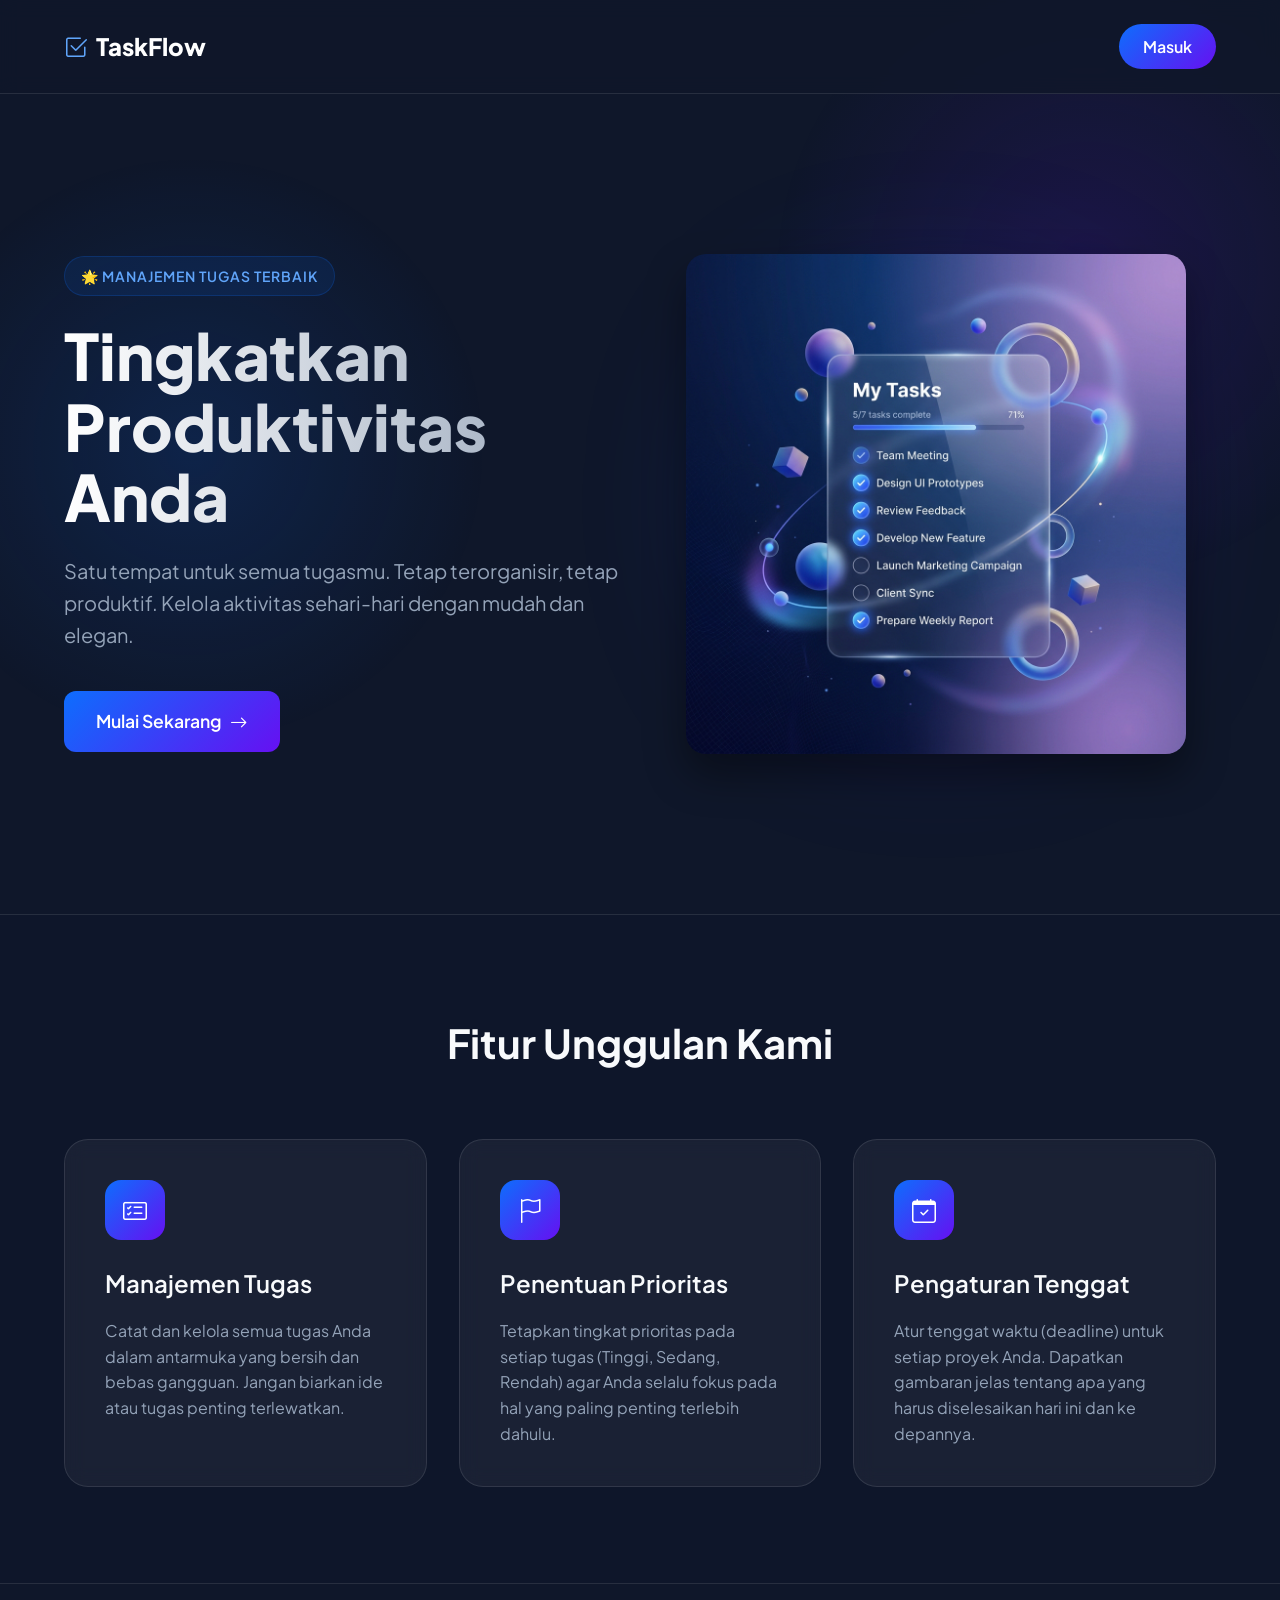
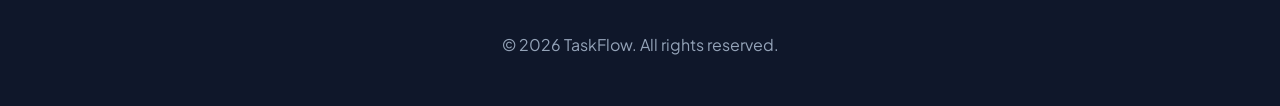
<file: index.html>
<!DOCTYPE html>
<html lang="id">
<head>
    <meta charset="UTF-8">
    <meta name="viewport" content="width=device-width, initial-scale=1.0">
    <title>TaskFlow - Produktivitas Maksimal</title>
    <meta name="description" content="Satu tempat untuk semua tugasmu. Tetap terorganisir, tetap produktif dengan TaskFlow.">
    <link href="https://cdn.jsdelivr.net/npm/bootstrap-icons@1.10.0/font/bootstrap-icons.css" rel="stylesheet">
    <link href="https://fonts.googleapis.com/css2?family=Plus+Jakarta+Sans:wght@400;500;600;700;800&display=swap" rel="stylesheet">
    <link rel="stylesheet" href="css/landing.css">
</head>
<body>

    <div class="bg-pattern"></div>

    <nav class="navbar">
        <a href="#" class="navbar-brand">
            <i class="bi bi-check2-square" style="color: #60a5fa;"></i> TaskFlow
        </a>
        <a href="app.html" class="nav-cta">Masuk</a>
    </nav>

    <section class="hero">
        <div class="hero-content">
            <div class="badge-glow">🌟 Manajemen Tugas Terbaik</div>
            <h1>Tingkatkan<br>Produktivitas Anda</h1>
            <p>Satu tempat untuk semua tugasmu. Tetap terorganisir, tetap produktif. Kelola aktivitas sehari-hari dengan mudah dan elegan.</p>
            <div class="hero-buttons">
                <a href="app.html" class="btn-primary">
                    Mulai Sekarang <i class="bi bi-arrow-right"></i>
                </a>
            </div>
        </div>
        <div class="hero-image">
            <img src="assets/hero_illustration.png" alt="TaskFlow Illustration">
        </div>
    </section>

    <section class="features">
        <h2 class="section-title">Fitur Unggulan Kami</h2>
        <div class="features-grid">
            <div class="feature-card">
                <div class="feature-icon">
                    <i class="bi bi-card-checklist"></i>
                </div>
                <h3>Manajemen Tugas</h3>
                <p>Catat dan kelola semua tugas Anda dalam antarmuka yang bersih dan bebas gangguan. Jangan biarkan ide atau tugas penting terlewatkan.</p>
            </div>
            <div class="feature-card">
                <div class="feature-icon">
                    <i class="bi bi-flag"></i>
                </div>
                <h3>Penentuan Prioritas</h3>
                <p>Tetapkan tingkat prioritas pada setiap tugas (Tinggi, Sedang, Rendah) agar Anda selalu fokus pada hal yang paling penting terlebih dahulu.</p>
            </div>
            <div class="feature-card">
                <div class="feature-icon">
                    <i class="bi bi-calendar-check"></i>
                </div>
                <h3>Pengaturan Tenggat</h3>
                <p>Atur tenggat waktu (deadline) untuk setiap proyek Anda. Dapatkan gambaran jelas tentang apa yang harus diselesaikan hari ini dan ke depannya.</p>
            </div>
        </div>
    </section>

    <footer>
        <p>&copy; <span id="year"></span> TaskFlow. All rights reserved.</p>
        <script>
            document.getElementById('year').textContent = new Date().getFullYear();
        </script>
    </footer>

</body>
</html>
</file>
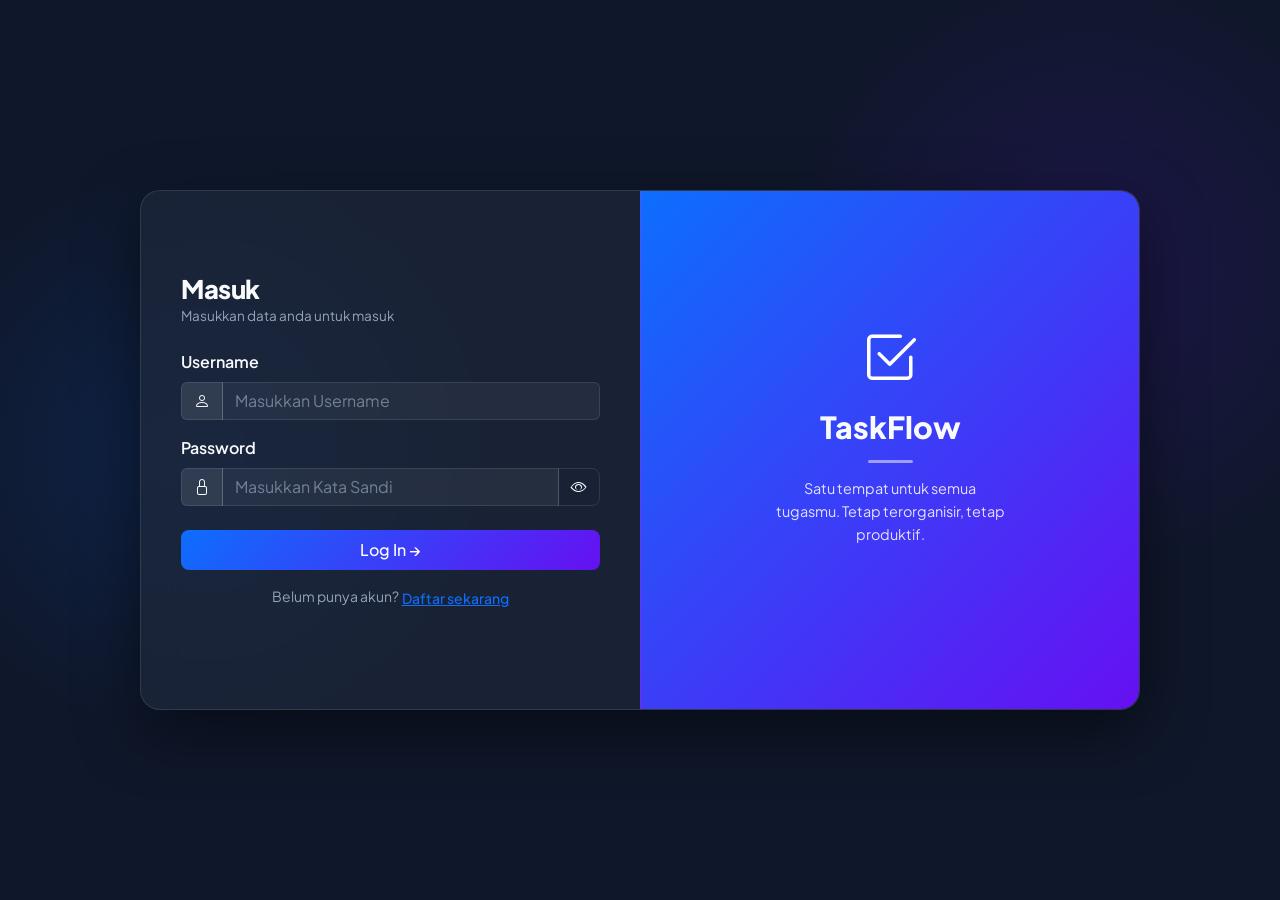
<file: app.html>
<!DOCTYPE html>
<html lang="id">
<head>
<meta charset="UTF-8">
<meta name="viewport" content="width=device-width, initial-scale=1.0">
<title>TaskFlow</title>
<link href="https://cdn.jsdelivr.net/npm/bootstrap@5.3.0/dist/css/bootstrap.min.css" rel="stylesheet">
<link href="https://cdn.jsdelivr.net/npm/bootstrap-icons@1.10.0/font/bootstrap-icons.css" rel="stylesheet">
<link href="https://fonts.googleapis.com/css2?family=Plus+Jakarta+Sans:wght@400;500;600;700;800&display=swap" rel="stylesheet">

<link rel="stylesheet" href="css/style.css">
</head>
<body>

<!-- ===== AUTH PAGE ===== -->
<div id="authPage">
<div class="auth-wrapper">
<div class="auth-box" id="authBox">

    <div class="forms-container">

        <!-- LOGIN FORM -->
        <div class="form-panel form-login">
            <h4>Masuk</h4>
            <p class="subtitle">Masukkan data anda untuk masuk</p>

            <div id="loginError" class="alert alert-danger py-2 d-none"></div>

            <div class="mb-3">
                <label class="form-label fw-semibold">Username</label>
                <div class="input-group">
                    <span class="input-group-text"><i class="bi bi-person"></i></span>
                    <input type="text" id="loginUsername" class="form-control" placeholder="Masukkan Username">
                </div>
            </div>
            <div class="mb-4">
                <label class="form-label fw-semibold">Password</label>
                <div class="input-group">
                    <span class="input-group-text"><i class="bi bi-lock"></i></span>
                    <input type="password" id="loginPassword" class="form-control" placeholder="Masukkan Kata Sandi">
                    <button type="button" class="btn btn-outline-secondary" onclick="togglePass('loginPassword',this)"><i class="bi bi-eye"></i></button>
                </div>
            </div>
            <button class="btn btn-primary w-100 py-2" onclick="doLogin()">Log In →</button>
            <p class="text-center mt-3 text-muted small">
                Belum punya akun? <button class="btn btn-link btn-sm p-0" onclick="switchPanel('register')">Daftar sekarang</button>
            </p>
        </div>

        <!-- REGISTER FORM -->
        <div class="form-panel form-register">
            <h4>Buat Akun</h4>
            <p class="subtitle">Masukkan data anda untuk membuat akun</p>

            <div id="registerError" class="alert alert-danger py-2 d-none"></div>
            <div id="registerSuccess" class="alert alert-success py-2 d-none"></div>

            <div class="mb-2">
                <label class="form-label fw-semibold mb-1">Username</label>
                <div class="input-group">
                    <span class="input-group-text"><i class="bi bi-person"></i></span>
                    <input type="text" id="regUsername" class="form-control" placeholder="Masukkan Username">
                </div>
                <small id="usernameErr" class="text-danger d-none"></small>
            </div>

            <div class="mb-2">
                <label class="form-label fw-semibold mb-1">Password</label>
                <div class="input-group">
                    <span class="input-group-text"><i class="bi bi-lock"></i></span>
                    <input type="password" id="regPassword" class="form-control" placeholder="Masukkan Kata Sandi" oninput="checkStrength(this.value)">
                    <button type="button" class="btn btn-outline-secondary" onclick="togglePass('regPassword',this)"><i class="bi bi-eye"></i></button>
                </div>
                <div class="mt-1">
                    <div class="progress" style="height:4px"><div id="strength-bar" class="progress-bar" style="width:0%"></div></div>
                    <small id="strength-text"></small>
                </div>
                <p class="small mb-0 mt-1" id="password-rules-text">
                    Password harus mengandung:
                    <span id="rule-length"  class="text-muted">8+ karakter</span>,
                    <span id="rule-upper"   class="text-muted">huruf kapital</span>,
                    <span id="rule-lower"   class="text-muted">huruf kecil</span>,
                    <span id="rule-number"  class="text-muted">angka</span>, dan
                    <span id="rule-special" class="text-muted">karakter spesial</span>.
                </p>
            </div>

            <div class="mb-3">
                <label class="form-label fw-semibold mb-1">Konfirmasi Password</label>
                <div class="input-group">
                    <span class="input-group-text"><i class="bi bi-lock-fill"></i></span>
                    <input type="password" id="confirmPassword" class="form-control" placeholder="Masukkan Kata Sandi" oninput="checkMatch()">
                    <button type="button" class="btn btn-outline-secondary" onclick="togglePass('confirmPassword',this)"><i class="bi bi-eye"></i></button>
                </div>
                <small id="match-text" class="mt-1 d-block"></small>
            </div>

            <button class="btn btn-primary w-100 py-2" onclick="doRegister()">Buat Akun →</button>
            <p class="text-center mt-3 text-muted small">
                Sudah punya akun? <button class="btn btn-link btn-sm p-0" onclick="switchPanel('login')">Masuk</button>
            </p>
        </div>

    </div>

    <!-- INFO PANEL -->
    <div class="info-panel">
        <div class="app-icon"><i class="bi bi-check2-square"></i></div>
        <h1>TaskFlow</h1>
        <div class="divider"></div>
        <div class="info-texts">
            <div class="info-login-text">
                <p>Satu tempat untuk semua tugasmu. Tetap terorganisir, tetap produktif.</p>
            </div>
            <div class="info-register-text">
                <p>Sudah punya akun? Masuk dan lanjutkan produktivitasmu hari ini.</p>
            </div>
        </div>
    </div>

</div>
</div>
</div>

<!-- ===== MAIN APP ===== -->
<div id="mainApp" class="d-none" style="display:flex; flex-direction:column; min-height:100vh;">

    <!-- Navbar -->
    <nav class="navbar shadow-sm mb-4">
        <div class="container">
            <a class="navbar-brand text-white fw-bold" href="#"><i class="bi bi-check2-square"></i> TaskFlow</a>
            <button class="btn btn-light btn-sm px-3" onclick="doLogout()">
                <i class="bi bi-box-arrow-right"></i> Logout
            </button>
        </div>
    </nav>

    <div class="container" style="flex:1">

        <!-- Greeting + Statistik -->
        <div class="greeting-card">
            <div class="d-flex justify-content-between align-items-start flex-wrap gap-3 mb-3">
                <div>
                    <h4 class="fw-bold mb-1" id="greetingText"></h4>
                    <p class="mb-0 opacity-75" id="greetingSubtext"></p>
                </div>
                <div class="text-end opacity-75 small" id="greetingDate"></div>
            </div>
            <hr style="border-color:rgba(255,255,255,0.2); margin: 0.75rem 0;">
            <div class="row g-3 text-center">
                <div class="col-6 col-md-3" onclick="applyFilter('all')" style="cursor:pointer">
                    <div class="stat-card-inner active" id="stat-all">
                        <div class="fs-2 fw-bold" id="statTotal">0</div>
                        <div class="small opacity-75">Total Task</div>
                    </div>
                </div>
                <div class="col-6 col-md-3" onclick="applyFilter('pending')" style="cursor:pointer">
                    <div class="stat-card-inner" id="stat-pending">
                        <div class="fs-2 fw-bold" id="statPending">0</div>
                        <div class="small opacity-75">Pending</div>
                    </div>
                </div>
                <div class="col-6 col-md-3" onclick="applyFilter('completed')" style="cursor:pointer">
                    <div class="stat-card-inner" id="stat-completed">
                        <div class="fs-2 fw-bold" id="statCompleted">0</div>
                        <div class="small opacity-75">Selesai</div>
                    </div>
                </div>
                <div class="col-6 col-md-3" onclick="applyFilter('overdue')" style="cursor:pointer">
                    <div class="stat-card-inner" id="stat-overdue">
                        <div class="fs-2 fw-bold" id="statOverdue">0</div>
                        <div class="small opacity-75">Terlambat</div>
                    </div>
                </div>
            </div>
        </div>

        <!-- Daftar Task + Sort + Tambah -->
        <div class="d-flex justify-content-between align-items-center mb-3 flex-wrap gap-2">
            <h5 class="mb-0 fw-semibold">📋 Daftar Task</h5>
            <div class="d-flex gap-2">
                <div class="dropdown">
                    <button class="btn btn-outline-secondary btn-sm dropdown-toggle" type="button" id="sortDropdown" data-bs-toggle="dropdown">
                        <i class="bi bi-sort-down"></i> Sort
                    </button>
                    <ul class="dropdown-menu dropdown-menu-end shadow-sm">
                        <li><h6 class="dropdown-header">Urutkan berdasarkan</h6></li>
                        <li><button class="dropdown-item sort-btn active-sort" data-sort="deadline" onclick="sortTasks('deadline')"><i class="bi bi-calendar-event text-primary"></i> Deadline Terdekat</button></li>
                        <li><button class="dropdown-item sort-btn" data-sort="priority" onclick="sortTasks('priority')"><i class="bi bi-flag text-danger"></i> Prioritas Tertinggi</button></li>
                    </ul>
                </div>
                <button class="btn btn-outline-info btn-sm me-2" onclick="exportToWallpaper()">
                    <i class="bi bi-camera"></i> Ekspor Wallpaper
                </button>
                <button class="btn btn-primary btn-sm" data-bs-toggle="modal" data-bs-target="#taskModal" onclick="openAddModal()">
                    <i class="bi bi-plus-circle"></i> Tambah Task
                </button>
            </div>
        </div>

        <!-- Task Container -->
        <div class="row g-3 mb-4" id="task-container"></div>

    </div>

    <!-- Footer -->
    <footer>
        <div class="container">
            <div class="footer-inner">
                <span class="footer-brand"><i class="bi bi-check2-square"></i> TaskFlow</span>
                <span class="footer-copy">&copy; <span id="footerYear"></span> TaskFlow. All rights reserved.</span>
            </div>
        </div>
    </footer>

</div>

<!-- ===== MODAL TAMBAH/EDIT TASK ===== -->
<div class="modal fade" id="taskModal" tabindex="-1">
    <div class="modal-dialog modal-dialog-centered">
        <div class="modal-content">
            <div class="modal-header">
                <h5 class="modal-title fw-bold" id="modalTitle">Tambah Task</h5>
                <button type="button" class="btn-close" data-bs-dismiss="modal"></button>
            </div>
            <div class="modal-body">
                <input type="hidden" id="editTaskId">

                <div class="mb-3">
                    <label class="form-label fw-semibold">Judul Task <span class="text-danger">*</span></label>
                    <input type="text" id="taskTitle" class="form-control" placeholder="Contoh: Belajar PHP" oninput="checkTitle(this)">
                    <div class="invalid-feedback" id="titleError">Judul task wajib diisi.</div>
                </div>
                <div class="mb-3">
                    <label class="form-label fw-semibold">Deskripsi</label>
                    <textarea id="taskDesc" class="form-control" rows="2" placeholder="Deskripsi task (opsional)"></textarea>
                </div>
                <div class="mb-3">
                    <label class="form-label fw-semibold">Prioritas</label>
                    <select id="taskPriority" class="form-select">
                        <option value="rendah">🟢 Rendah</option>
                        <option value="sedang" selected>🟡 Sedang</option>
                        <option value="tinggi">🟠 Tinggi</option>
                    </select>
                </div>
                <div class="mb-3">
                    <label class="form-label fw-semibold">Deadline</label>
                    <input type="date" id="taskDeadline" class="form-control">
                </div>
            </div>
            <div class="modal-footer">
                <button type="button" class="btn btn-secondary" data-bs-dismiss="modal">Batal</button>
                <button type="button" class="btn btn-primary" onclick="saveTask()">Simpan Task</button>
            </div>
        </div>
    </div>
</div>

<!-- Wallpaper Template -->
<div id="wallpaper-wrapper" style="position: absolute; left: -9999px; top: -9999px;">
    <div id="wallpaper-template" class="wallpaper-template">
        <div class="wp-header">
            <h2 id="wp-date">Jadwal Tugas</h2>
            <p>Tetap terorganisir, tetap produktif. ✨</p>
        </div>
        <div id="wp-task-list" class="wp-task-list">
            <!-- Tasks will be injected here -->
        </div>
        <div class="wp-footer">
            <span><i class="bi bi-check2-square"></i> TaskFlow</span>
        </div>
    </div>
</div>

<script src="https://cdn.jsdelivr.net/npm/bootstrap@5.3.0/dist/js/bootstrap.bundle.min.js"></script>
<script src="https://html2canvas.hertzen.com/dist/html2canvas.min.js"></script>
<script src="js/utils.js"></script>
<script src="js/storage.js"></script>
<script src="js/ui.js"></script>
<script src="js/auth.js"></script>
<script src="js/task.js"></script>
<script src="js/export.js"></script>
<script src="js/main.js"></script>
</body>
</html>
</file>
<file: css/landing.css>
:root {
    --primary: #0d6efd;
    --secondary: #6610f2;
    --gradient: linear-gradient(135deg, #0d6efd, #6610f2);
    --bg-dark: #0f172a;
    --text-light: #f8fafc;
    --text-muted: #94a3b8;
    --glass-bg: rgba(255, 255, 255, 0.05);
    --glass-border: rgba(255, 255, 255, 0.1);
}

* {
    box-sizing: border-box;
    margin: 0;
    padding: 0;
}

body {
    font-family: 'Plus Jakarta Sans', sans-serif;
    background-color: var(--bg-dark);
    color: var(--text-light);
    line-height: 1.6;
    overflow-x: hidden;
}

/* Background Pattern */
.bg-pattern {
    position: fixed;
    top: 0;
    left: 0;
    width: 100vw;
    height: 100vh;
    z-index: -1;
    background-image: 
        radial-gradient(circle at 15% 50%, rgba(13, 110, 253, 0.15), transparent 25%),
        radial-gradient(circle at 85% 30%, rgba(102, 16, 242, 0.15), transparent 25%);
    background-size: cover;
    background-position: center;
}

.navbar {
    padding: 1.5rem 5%;
    display: flex;
    justify-content: space-between;
    align-items: center;
    background: rgba(15, 23, 42, 0.8);
    backdrop-filter: blur(10px);
    border-bottom: 1px solid var(--glass-border);
    position: sticky;
    top: 0;
    z-index: 100;
}

.navbar-brand {
    font-size: 1.5rem;
    font-weight: 800;
    color: white;
    text-decoration: none;
    display: flex;
    align-items: center;
    gap: 0.5rem;
}

.nav-cta {
    background: var(--gradient);
    color: white;
    padding: 0.6rem 1.5rem;
    border-radius: 50px;
    text-decoration: none;
    font-weight: 600;
    transition: transform 0.3s, box-shadow 0.3s;
}

.nav-cta:hover {
    transform: translateY(-2px);
    box-shadow: 0 10px 20px rgba(13, 110, 253, 0.3);
}

/* Hero Section */
.hero {
    min-height: calc(100vh - 80px);
    display: flex;
    align-items: center;
    justify-content: space-between;
    padding: 2rem 5%;
    gap: 2rem;
}

.hero-content {
    flex: 1;
    max-width: 600px;
}

.badge-glow {
    display: inline-block;
    padding: 0.5rem 1rem;
    background: rgba(13, 110, 253, 0.1);
    color: #60a5fa;
    border: 1px solid rgba(13, 110, 253, 0.2);
    border-radius: 50px;
    font-size: 0.875rem;
    font-weight: 600;
    margin-bottom: 1.5rem;
    letter-spacing: 1px;
    text-transform: uppercase;
}

.hero h1 {
    font-size: 4rem;
    font-weight: 800;
    line-height: 1.1;
    margin-bottom: 1.5rem;
    background: linear-gradient(to right, #ffffff, #94a3b8);
    -webkit-background-clip: text;
    background-clip: text;
    -webkit-text-fill-color: transparent;
}

.hero p {
    font-size: 1.25rem;
    color: var(--text-muted);
    margin-bottom: 2.5rem;
}

.hero-buttons {
    display: flex;
    gap: 1rem;
}

.btn-primary {
    background: var(--gradient);
    color: white;
    padding: 1rem 2rem;
    border-radius: 12px;
    text-decoration: none;
    font-weight: 600;
    font-size: 1.1rem;
    display: inline-flex;
    align-items: center;
    gap: 0.5rem;
    transition: all 0.3s;
    border: none;
    cursor: pointer;
}

.btn-primary:hover {
    transform: translateY(-3px);
    box-shadow: 0 15px 30px rgba(102, 16, 242, 0.3);
}

.hero-image {
    flex: 1;
    display: flex;
    justify-content: center;
    align-items: center;
    position: relative;
}

.hero-image img {
    max-width: 100%;
    width: 500px;
    border-radius: 20px;
    box-shadow: 0 20px 40px rgba(0,0,0,0.4);
    animation: float 6s ease-in-out infinite;
    position: relative;
    z-index: 2;
}

.hero-image::after {
    content: '';
    position: absolute;
    width: 300px;
    height: 300px;
    background: var(--gradient);
    filter: blur(100px);
    opacity: 0.5;
    z-index: 1;
    border-radius: 50%;
}

@keyframes float {
    0% { transform: translateY(0px); }
    50% { transform: translateY(-20px); }
    100% { transform: translateY(0px); }
}

/* Features */
.features {
    padding: 6rem 5%;
    background: rgba(15, 23, 42, 0.5);
    border-top: 1px solid var(--glass-border);
}

.section-title {
    text-align: center;
    font-size: 2.5rem;
    margin-bottom: 4rem;
    font-weight: 700;
}

.features-grid {
    display: grid;
    grid-template-columns: repeat(auto-fit, minmax(300px, 1fr));
    gap: 2rem;
}

.feature-card {
    background: var(--glass-bg);
    border: 1px solid var(--glass-border);
    padding: 2.5rem;
    border-radius: 24px;
    transition: all 0.4s;
    backdrop-filter: blur(10px);
}

.feature-card:hover {
    transform: translateY(-10px);
    background: rgba(255, 255, 255, 0.08);
    border-color: rgba(255, 255, 255, 0.2);
    box-shadow: 0 20px 40px rgba(0,0,0,0.2);
}

.feature-icon {
    width: 60px;
    height: 60px;
    border-radius: 16px;
    background: var(--gradient);
    display: flex;
    align-items: center;
    justify-content: center;
    font-size: 1.5rem;
    color: white;
    margin-bottom: 1.5rem;
}

.feature-card h3 {
    font-size: 1.5rem;
    margin-bottom: 1rem;
    font-weight: 600;
}

.feature-card p {
    color: var(--text-muted);
}

/* Footer */
footer {
    padding: 3rem 5%;
    text-align: center;
    border-top: 1px solid var(--glass-border);
    color: var(--text-muted);
}

@media (max-width: 992px) {
    .hero {
        flex-direction: column;
        text-align: center;
        padding-top: 4rem;
    }
    
    .hero h1 {
        font-size: 3rem;
    }
    
    .hero-buttons {
        justify-content: center;
    }
    
    .hero-image {
        margin-top: 3rem;
    }
}
</file>
<file: css/style.css>
:root {
    --primary: #0d6efd;
    --secondary: #6610f2;
    --gradient: linear-gradient(135deg, #0d6efd, #6610f2);
    --bg-dark: #0f172a;
    --bg-card: rgba(30, 41, 59, 0.7);
    --text-light: #f8fafc;
    --text-muted: #94a3b8;
    --glass-bg: rgba(255, 255, 255, 0.05);
    --glass-border: rgba(255, 255, 255, 0.1);
    --card-radius: 16px;
}

* { box-sizing: border-box; }

body {
    font-family: 'Plus Jakarta Sans', sans-serif;
    background-color: var(--bg-dark);
    color: var(--text-light);
    min-height: 100vh;
    display: flex;
    flex-direction: column;
    overflow-x: hidden;
    background-image: 
        radial-gradient(circle at 15% 50%, rgba(13, 110, 253, 0.15), transparent 25%),
        radial-gradient(circle at 85% 30%, rgba(102, 16, 242, 0.15), transparent 25%);
    background-size: cover;
    background-position: center;
    background-attachment: fixed;
}

h1, h2, h3, h4, h5, h6 { color: var(--text-light); }
.text-muted { color: var(--text-muted) !important; }

/* ===== AUTH ===== */
.auth-wrapper {
    min-height: 100vh;
    display: flex;
    align-items: center;
    justify-content: center;
    padding: 2rem 1rem;
}

.auth-box {
    display: flex;
    width: 100%;
    max-width: 1000px;
    height: 520px;
    border-radius: 20px;
    overflow: hidden;
    box-shadow: 0 20px 60px rgba(0,0,0,0.5);
    position: relative;
    transition: height 0.65s cubic-bezier(0.77,0,0.175,1);
    background: var(--bg-card);
    backdrop-filter: blur(20px);
    border: 1px solid var(--glass-border);
}

.auth-box.show-register { height: 580px; }

.forms-container {
    flex: 1;
    position: relative;
    overflow: hidden;
    order: 1;
}

.form-panel {
    position: absolute;
    inset: 0;
    background: transparent;
    padding: 2rem 2.5rem;
    display: flex;
    flex-direction: column;
    justify-content: center;
    overflow-y: auto;
    transition: transform 0.65s cubic-bezier(0.77,0,0.175,1), opacity 0.65s ease;
}

.form-login    { transform: translateX(0);    opacity: 1; z-index: 2; }
.form-register { transform: translateX(100%); opacity: 0; z-index: 1; }

.auth-box.show-register .form-login    { transform: translateX(-100%); opacity: 0; z-index: 1; }
.auth-box.show-register .form-register { transform: translateX(0);     opacity: 1; z-index: 2; }

.form-panel h4 {
    font-size: 1.6rem;
    font-weight: 800;
    letter-spacing: -0.5px;
    color: var(--text-light);
    margin-bottom: 0.1rem;
}

.form-panel .subtitle {
    color: var(--text-muted);
    font-size: 0.85rem;
    margin-bottom: 1.5rem;
}

.form-label { color: var(--text-light); }
.form-control, .form-select {
    background: rgba(255,255,255,0.05);
    border: 1px solid var(--glass-border);
    color: var(--text-light);
}
.form-control:focus, .form-select:focus {
    background: rgba(255,255,255,0.1);
    border-color: var(--primary);
    color: var(--text-light);
    box-shadow: 0 0 0 0.25rem rgba(13, 110, 253, 0.25);
}
.form-control::placeholder { color: var(--text-muted); opacity: 0.7; }
.form-select option { background-color: var(--bg-dark); color: var(--text-light); }
.input-group-text {
    background: rgba(255,255,255,0.1);
    border: 1px solid var(--glass-border);
    color: var(--text-light);
}

.info-panel {
    width: 38%;
    flex-shrink: 0;
    background: var(--gradient);
    color: white;
    display: flex;
    flex-direction: column;
    justify-content: center;
    align-items: center;
    text-align: center;
    padding: 2.5rem 2rem;
    z-index: 10;
    order: 2;
    transition: border-radius 0.65s;
}

.auth-box.show-register .info-panel { order: 0; border-right: 1px solid var(--glass-border); }
.auth-box:not(.show-register) .info-panel { width: 50%; border-left: 1px solid var(--glass-border); }
.auth-box:not(.show-register) .forms-container { width: 50%; flex: none; }

.info-panel .app-icon  { font-size: 3.5rem; margin-bottom: 0.75rem; }
.info-panel h1         { font-size: 1.9rem; font-weight: 800; margin-bottom: 0; }
.info-panel .divider   { width: 45px; height: 3px; background: rgba(255,255,255,0.5); border-radius: 10px; margin: 0.9rem auto; }
.info-panel p          { font-size: 0.9rem; opacity: 0.85; line-height: 1.6; max-width: 230px; margin: 0 auto; }

.info-texts { position: relative; width: 100%; min-height: 110px; }

.info-login-text, .info-register-text {
    position: absolute; top: 0; left: 0; right: 0;
    transition: opacity 0.35s ease, transform 0.35s ease;
    text-align: center; padding: 0 0.5rem;
}

.info-login-text    { opacity: 1; transform: translateY(0);   pointer-events: auto; }
.info-register-text { opacity: 0; transform: translateY(10px); pointer-events: none; }
.auth-box.show-register .info-login-text    { opacity: 0; transform: translateY(-10px); pointer-events: none; }
.auth-box.show-register .info-register-text { opacity: 1; transform: translateY(0);     pointer-events: auto; }

.info-panel .switch-link { margin-top: 1.5rem; font-size: 0.82rem; opacity: 0.85; }
.info-panel .switch-link button {
    color: white; font-weight: 600; text-decoration: underline;
    background: none; border: none; cursor: pointer; font-size: 0.82rem; padding: 0;
}

#password-rules { columns: 2; margin-top: 0.25rem !important; margin-bottom: 0 !important; }
#password-rules li { font-size: 0.72rem; line-height: 1.4; padding: 0; break-inside: avoid; }
#password-rules li i { font-size: 0.68rem; }

/* ===== NAVBAR ===== */
.navbar {
    background: rgba(15, 23, 42, 0.8) !important;
    backdrop-filter: blur(10px);
    border-bottom: 1px solid var(--glass-border);
    padding: 0.85rem 0;
}
.navbar-brand { font-size: 1.2rem; letter-spacing: -0.3px; font-weight: 700; color: var(--text-light) !important; }
.navbar .btn-light { background: var(--glass-bg); color: var(--text-light); border: 1px solid var(--glass-border); }
.navbar .btn-light:hover { background: rgba(255,255,255,0.1); color: white; border-color: rgba(255,255,255,0.3); }

/* ===== GREETING CARD ===== */
.greeting-card {
    background: var(--bg-card);
    backdrop-filter: blur(10px);
    border: 1px solid var(--glass-border);
    color: var(--text-light);
    border-radius: var(--card-radius);
    padding: 1.5rem;
    margin-bottom: 1.5rem;
    box-shadow: 0 4px 6px -1px rgba(0, 0, 0, 0.1), 0 2px 4px -1px rgba(0, 0, 0, 0.06);
}

.stat-card-inner {
    background: rgba(255,255,255,0.15);
    border-radius: 12px;
    padding: 0.75rem 0.5rem;
    transition: background 0.2s, transform 0.2s;
    cursor: pointer;
    color: white;
    backdrop-filter: blur(5px);
}

.stat-card-inner:hover  { background: rgba(255,255,255,0.25); transform: translateY(-2px); }
.stat-card-inner.active { background: rgba(255,255,255,0.35); box-shadow: 0 0 0 2px rgba(255,255,255,0.6); }

/* ===== TASK CARDS ===== */
.task-card {
    border-radius: 12px;
    border: 1px solid var(--glass-border);
    background: var(--bg-card);
    backdrop-filter: blur(10px);
    transition: transform 0.3s, box-shadow 0.3s, border-color 0.3s;
}

.task-card:hover { transform: translateY(-5px); box-shadow: 0 10px 25px rgba(0,0,0,0.3) !important; border-color: rgba(255,255,255,0.2); }

.task-card.priority-tinggi  { border-left: 4px solid #ef4444; }
.task-card.priority-sedang  { border-left: 4px solid #f59e0b; }
.task-card.priority-rendah  { border-left: 4px solid #10b981; }
.task-card.completed        { border-left-color: #64748b; opacity: 0.5; }

.task-item { display: flex; flex-direction: column; }
.task-item .card { width: 100%; flex: 1; display: flex; flex-direction: column; color: var(--text-light); }
.task-item .card-body { display: flex; flex-direction: column; flex: 1; }
.task-item .card-body .d-flex.gap-2 { margin-top: auto !important; padding-top: 0.5rem; }

.badge-priority { font-size: 0.75rem; padding: 5px 10px; border-radius: 20px; font-weight: 600; }

/* Sort dropdown */
.dropdown-menu { background: var(--bg-card); border: 1px solid var(--glass-border); border-radius: 12px; padding: 0.5rem; backdrop-filter: blur(20px); }
.dropdown-item { border-radius: 8px; padding: 0.5rem 0.75rem; font-size: 0.875rem; color: var(--text-light); }
.dropdown-item:hover { background: rgba(255,255,255,0.1); color: white; }
.dropdown-header { color: var(--text-muted); }
.sort-btn.active-sort { background: rgba(255,255,255,0.1); color: #60a5fa; font-weight: 600; }

/* Empty state */
.empty-state { background: var(--bg-card); border: 1px solid var(--glass-border); border-radius: 16px; padding: 4rem 2rem; text-align: center; backdrop-filter: blur(10px); color: var(--text-light); }

/* ===== MODAL ===== */
.modal-content { background: #1e293b; border-radius: 16px; border: 1px solid var(--glass-border); color: var(--text-light); }
.modal-header  { border-bottom: 1px solid var(--glass-border); padding: 1.25rem 1.5rem; }
.modal-footer  { border-top: 1px solid var(--glass-border); }
.btn-close { filter: invert(1) grayscale(100%) brightness(200%); } /* White close btn */

/* ===== FOOTER ===== */
footer {
    background: rgba(15, 23, 42, 0.8);
    backdrop-filter: blur(10px);
    border-top: 1px solid var(--glass-border);
    padding: 1.25rem 0;
    margin-top: auto;
}

.footer-inner { display: flex; justify-content: space-between; align-items: center; flex-wrap: wrap; gap: 0.5rem; }
.footer-brand { color: white; font-weight: 700; font-size: 1rem; }
.footer-copy  { color: rgba(255,255,255,0.5); font-size: 0.82rem; }

/* Animations */
@keyframes fadeInCard { from { opacity: 0; transform: translateY(10px); } to { opacity: 1; transform: translateY(0); } }

.btn { border-radius: 8px; font-weight: 500; }
.btn-primary { background: var(--gradient); border: none; color: white; }
.btn-primary:hover { background: linear-gradient(135deg, #0b5ed7, #520dc2); border: none; box-shadow: 0 5px 15px rgba(102, 16, 242, 0.4); }

.btn-outline-secondary { border-color: var(--glass-border); color: var(--text-light); }
.btn-outline-secondary:hover { background: rgba(255,255,255,0.1); border-color: rgba(255,255,255,0.3); color: white; }

@media (max-width: 768px) {
    .info-panel { display: none; }
    .forms-container, .auth-box:not(.show-register) .forms-container { flex: 1; width: 100% !important; }
    .auth-box, .auth-box.show-register { height: auto; min-height: 500px; }
    #password-rules { columns: 1; }
    .footer-inner { justify-content: center; text-align: center; }
}

/* ===== WALLPAPER TEMPLATE ===== */
.wallpaper-template {
    width: 1080px;
    height: 1920px;
    background: linear-gradient(135deg, #0f172a, #1e1b4b);
    color: #f8fafc;
    padding: 100px 80px;
    display: flex;
    flex-direction: column;
    box-sizing: border-box;
    font-family: 'Plus Jakarta Sans', sans-serif;
    position: relative;
    overflow: hidden;
    z-index: 1;
}

.wallpaper-template::before {
    content: '';
    position: absolute;
    top: 0; left: 0; right: 0; bottom: 0;
    background-image: 
        radial-gradient(circle at 15% 15%, rgba(13, 110, 253, 0.2), transparent 30%),
        radial-gradient(circle at 85% 85%, rgba(102, 16, 242, 0.2), transparent 30%);
    z-index: -1;
}

.wp-header {
    text-align: center;
    margin-bottom: 80px;
}

.wp-header h2 {
    font-size: 4.5rem;
    font-weight: 800;
    margin-bottom: 20px;
    -webkit-background-clip: text;
    background-clip: text;
    -webkit-text-fill-color: transparent;
}

.wp-header p {
    font-size: 2rem;
    color: #94a3b8;
}

.wp-task-list {
    flex: 1;
    display: flex;
    flex-direction: column;
    gap: 40px;
}

.wp-task-item {
    background: rgba(255, 255, 255, 0.05);
    border: 2px solid rgba(255, 255, 255, 0.1);
    border-radius: 30px;
    padding: 40px;
    backdrop-filter: blur(20px);
}

.wp-task-item h3 {
    font-size: 2.5rem;
    font-weight: 700;
    margin-bottom: 15px;
    color: #ffffff;
}

.wp-task-item p {
    font-size: 1.8rem;
    color: #cbd5e1;
    margin: 0;
}

.wp-task-item .wp-task-meta {
    display: flex;
    justify-content: space-between;
    margin-top: 25px;
    font-size: 1.5rem;
}

.wp-priority-tinggi { border-left: 10px solid #ef4444; }
.wp-priority-sedang { border-left: 10px solid #f59e0b; }
.wp-priority-rendah { border-left: 10px solid #10b981; }

.wp-footer {
    text-align: center;
    margin-top: 60px;
    font-size: 2rem;
    color: rgba(255, 255, 255, 0.4);
    font-weight: 600;
}
</file>
